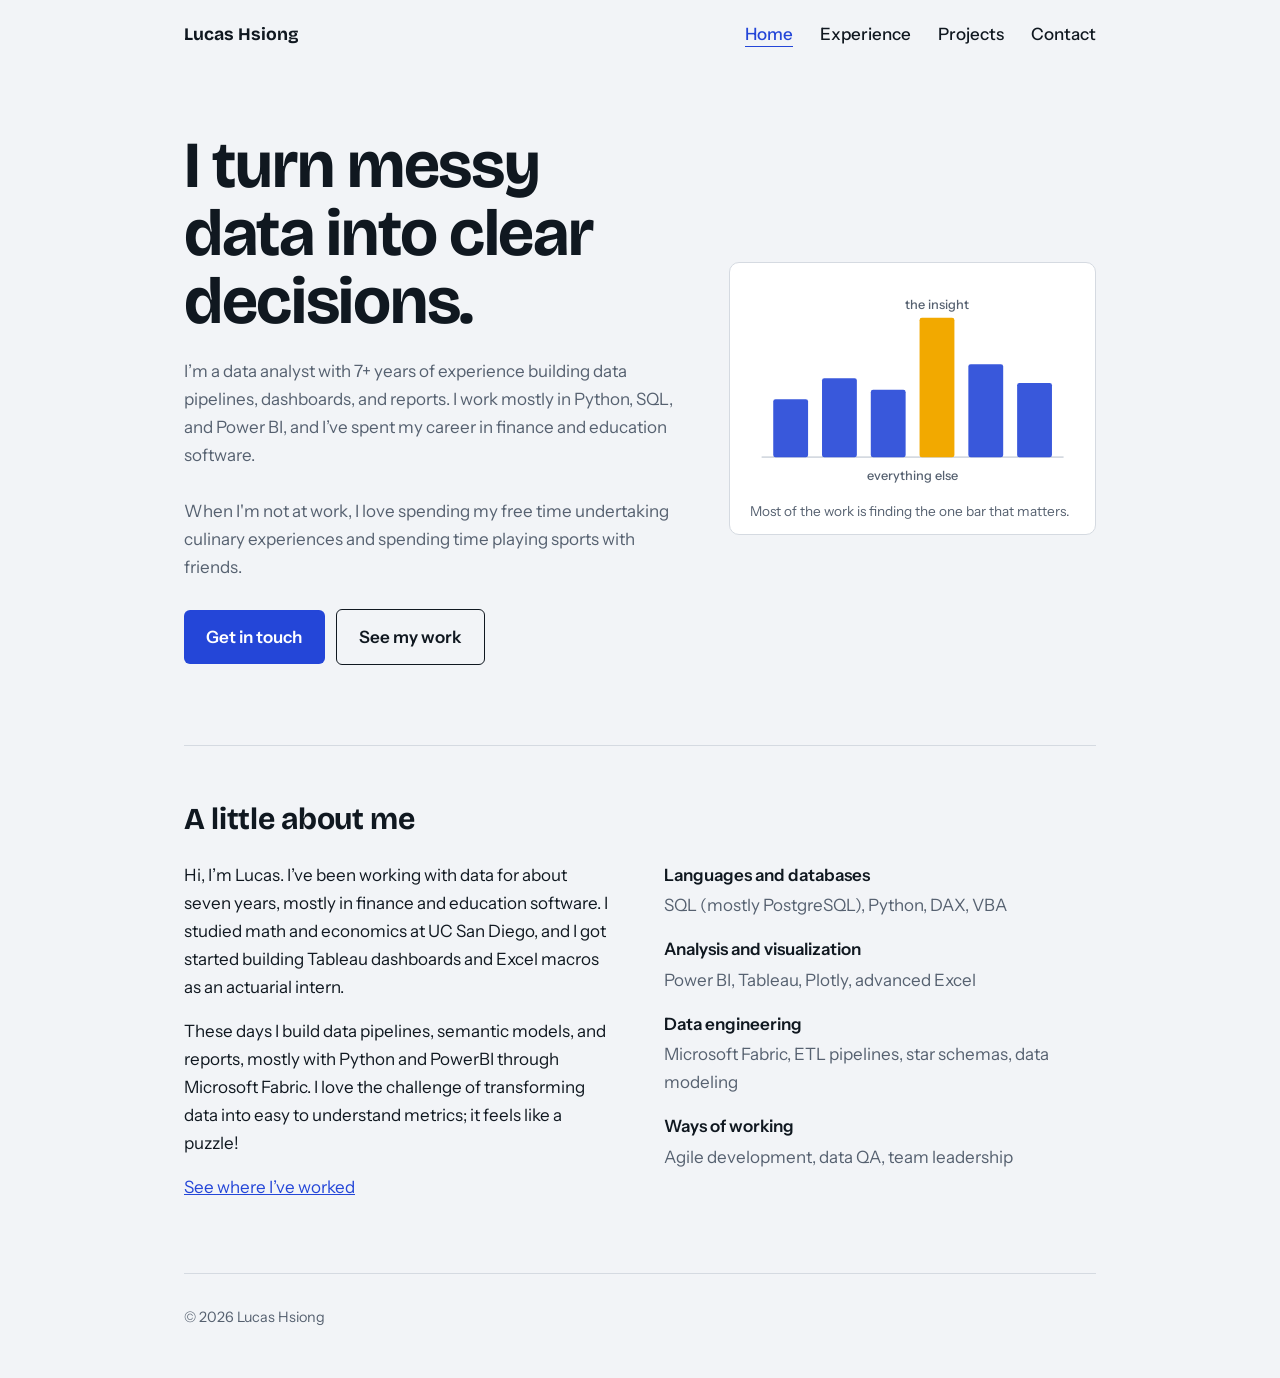
<file: index.html>
<!DOCTYPE html>
<html lang="en">
<head>
<meta charset="utf-8">
<meta name="viewport" content="width=device-width, initial-scale=1">
<title>Lucas Hsiong | Data Analyst</title>
<meta name="description" content="Lucas Hsiong is a data analyst with 7+ years of experience in data pipelines, dashboards, and reporting.">
<link rel="preconnect" href="https://fonts.googleapis.com">
<link rel="preconnect" href="https://fonts.gstatic.com" crossorigin>
<link href="https://fonts.googleapis.com/css2?family=Bricolage+Grotesque:opsz,wght@12..96,500;12..96,700&family=Instrument+Sans:wght@400;500;600&display=swap" rel="stylesheet">
<link rel="stylesheet" href="style.css">
</head>
<body>
<div class="wrap">
  <header class="top">
    <strong><a href="./">Lucas Hsiong</a></strong>
    <nav aria-label="Main">
      <a href="./" aria-current="page">Home</a>
      <a href="experience/">Experience</a>
      <a href="projects/">Projects</a>
      <a href="contact/">Contact</a>
    </nav>
  </header>

  <main>
    <div class="hero">
      <div>
        <h1>I turn messy data into clear decisions.</h1>
        <p>I’m a data analyst with 7+ years of experience building data pipelines, dashboards, and reports. I work mostly in Python, SQL, and Power BI, and I’ve spent my career in finance and education software.</p>
        <p>When I'm not at work, I love spending my free time undertaking culinary experiences and spending time playing sports with friends.</p>
        <a class="btn" href="contact/">Get in touch</a>
        <a class="btn alt" href="experience/">See my work</a>
      </div>
      <figure class="chart" style="margin:0">
        <svg viewBox="0 0 280 180" role="img" aria-label="Bar chart with one highlighted bar">
          <line class="base" x1="10" y1="150" x2="270" y2="150"/>
          <rect class="bar" x="20" y="100" width="30" height="50" rx="2" style="animation-delay:.05s"/>
          <rect class="bar" x="62" y="82" width="30" height="68" rx="2" style="animation-delay:.12s"/>
          <rect class="bar" x="104" y="92" width="30" height="58" rx="2" style="animation-delay:.19s"/>
          <rect class="bar hl" x="146" y="30" width="30" height="120" rx="2" style="animation-delay:.26s"/>
          <rect class="bar" x="188" y="70" width="30" height="80" rx="2" style="animation-delay:.33s"/>
          <rect class="bar" x="230" y="86" width="30" height="64" rx="2" style="animation-delay:.4s"/>
          <text x="161" y="22" text-anchor="middle">the insight</text>
          <text x="140" y="170" text-anchor="middle">everything else</text>
        </svg>
        <figcaption>Most of the work is finding the one bar that matters.</figcaption>
      </figure>
    </div>

    <section id="about" aria-labelledby="about-h">
      <h2 id="about-h">A little about me</h2>
      <div class="about">
        <div>
          <p>Hi, I’m Lucas. I’ve been working with data for about seven years, mostly in finance and education software. I studied math and economics at UC San Diego, and I got started building Tableau dashboards and Excel macros as an actuarial intern.</p>
          <p>These days I build data pipelines, semantic models, and reports, mostly with Python and PowerBI through Microsoft Fabric. I love the challenge of transforming data into easy to understand metrics; it feels like a puzzle!</p>
          <p class="next"><a href="experience/">See where I’ve worked</a></p>
        </div>
        <dl>
          <dt>Languages and databases</dt>
          <dd>SQL (mostly PostgreSQL), Python, DAX, VBA</dd>
          <dt>Analysis and visualization</dt>
          <dd>Power BI, Tableau, Plotly, advanced Excel</dd>
          <dt>Data engineering</dt>
          <dd>Microsoft Fabric, ETL pipelines, star schemas, data modeling</dd>
          <dt>Ways of working</dt>
          <dd>Agile development, data QA, team leadership</dd>
        </dl>
      </div>
    </section>
  </main>

  <footer>© <span id="yr">2026</span> Lucas Hsiong</footer>
</div>
<script>document.getElementById('yr').textContent=new Date().getFullYear()</script>
</body>
</html>
</file>
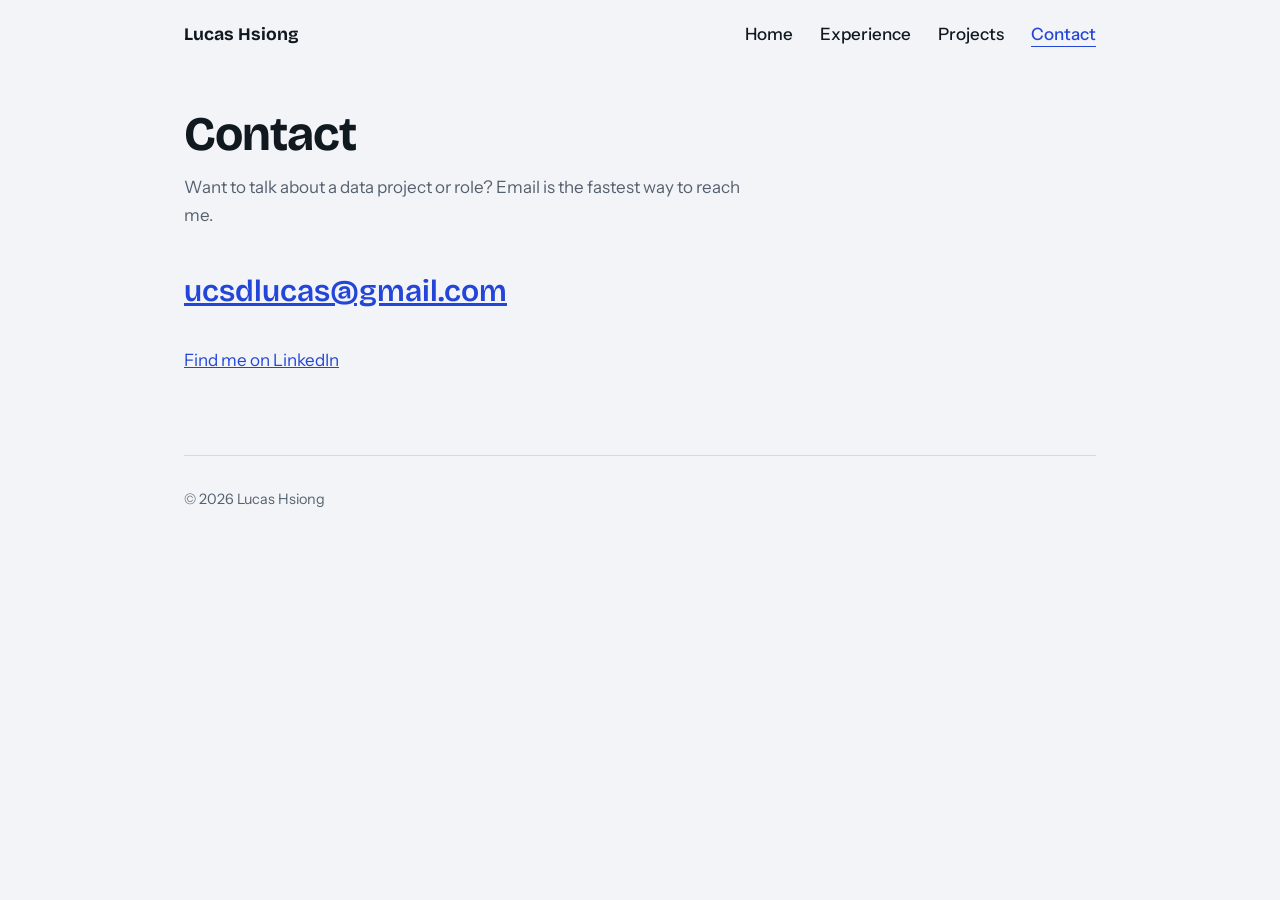
<file: Contact/index.html>
<!DOCTYPE html>
<html lang="en">
<head>
<meta charset="utf-8">
<meta name="viewport" content="width=device-width, initial-scale=1">
<title>Contact | Lucas Hsiong</title>
<meta name="description" content="How to get in touch with Lucas Hsiong.">
<link rel="preconnect" href="https://fonts.googleapis.com">
<link rel="preconnect" href="https://fonts.gstatic.com" crossorigin>
<link href="https://fonts.googleapis.com/css2?family=Bricolage+Grotesque:opsz,wght@12..96,500;12..96,700&family=Instrument+Sans:wght@400;500;600&display=swap" rel="stylesheet">
<link rel="stylesheet" href="../style.css">
</head>
<body>
<div class="wrap">
  <header class="top">
    <strong><a href="../">Lucas Hsiong</a></strong>
    <nav aria-label="Main">
      <a href="../">Home</a>
      <a href="../experience/">Experience</a>
      <a href="../projects/">Projects</a>
      <a href="../contact/" aria-current="page">Contact</a>
    </nav>
  </header>

  <main class="page">
    <h1>Contact</h1>
    <p class="lede">Want to talk about a data project or role? Email is the fastest way to reach me.</p>
    <a class="big-email" href="mailto:ucsdlucas@gmail.com">ucsdlucas@gmail.com</a>
    <p class="links"><a href="https://www.linkedin.com/in/lucas-hsiong">Find me on LinkedIn</a></p>
  </main>

  <footer>© <span id="yr">2026</span> Lucas Hsiong</footer>
</div>
<script>document.getElementById('yr').textContent=new Date().getFullYear()</script>
</body>
</html>
</file>
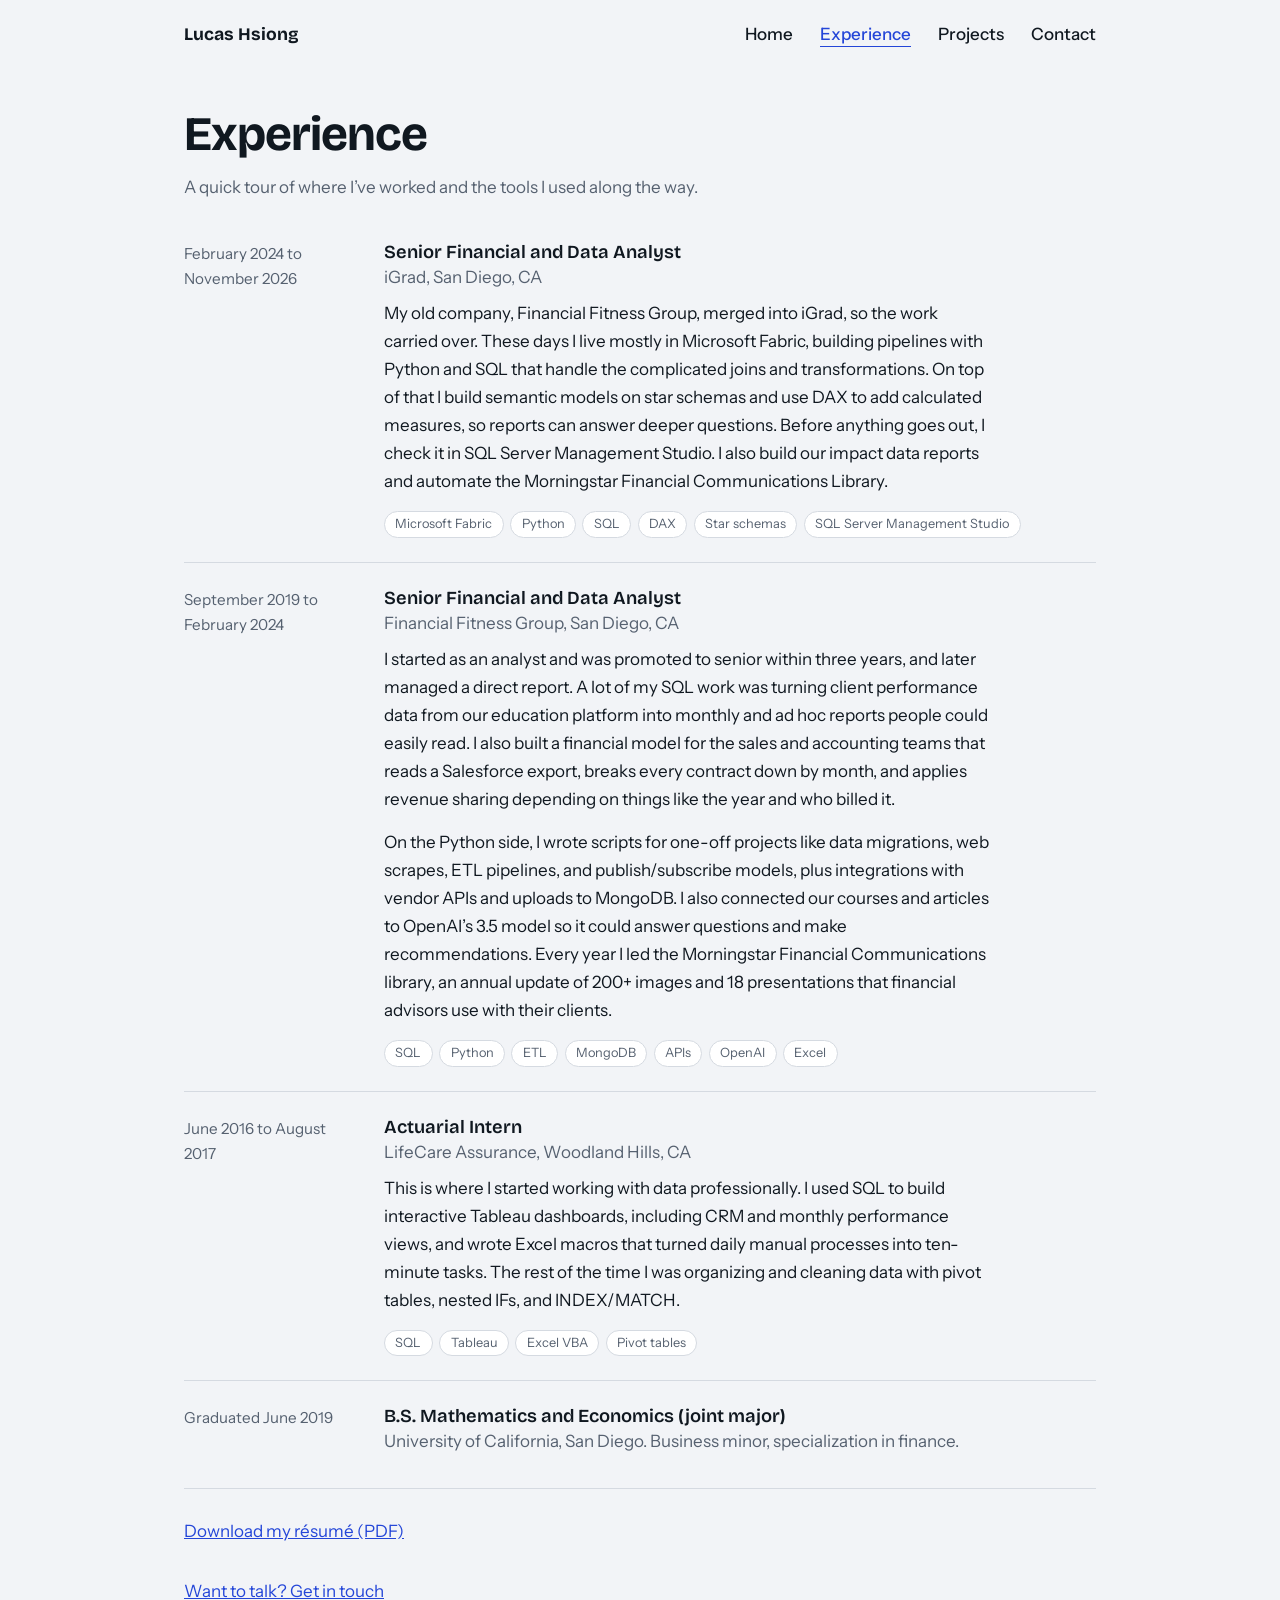
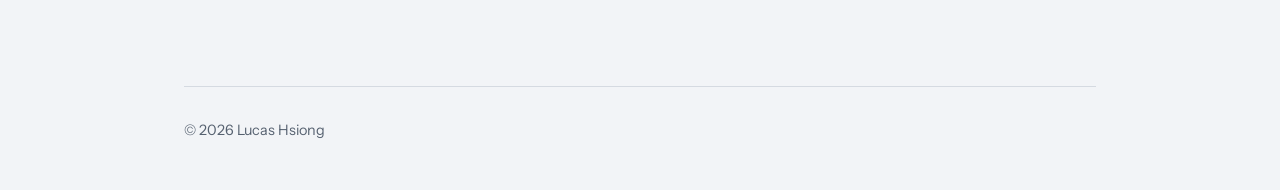
<file: Experience/index.html>
<!DOCTYPE html>
<html lang="en">
<head>
<meta charset="utf-8">
<meta name="viewport" content="width=device-width, initial-scale=1">
<title>Experience | Lucas Hsiong</title>
<meta name="description" content="Where Lucas has worked and the data tools he used there.">
<link rel="preconnect" href="https://fonts.googleapis.com">
<link rel="preconnect" href="https://fonts.gstatic.com" crossorigin>
<link href="https://fonts.googleapis.com/css2?family=Bricolage+Grotesque:opsz,wght@12..96,500;12..96,700&family=Instrument+Sans:wght@400;500;600&display=swap" rel="stylesheet">
<link rel="stylesheet" href="../style.css">
</head>
<body>
<div class="wrap">
  <header class="top">
    <strong><a href="../">Lucas Hsiong</a></strong>
    <nav aria-label="Main">
      <a href="../">Home</a>
      <a href="../experience/" aria-current="page">Experience</a>
      <a href="../projects/">Projects</a>
      <a href="../contact/">Contact</a>
    </nav>
  </header>

  <main class="page">
    <h1>Experience</h1>
    <p class="lede">A quick tour of where I’ve worked and the tools I used along the way.</p>

      <div class="job">
        <time>February 2024 to November 2026</time>
        <div>
          <h3>Senior Financial and Data Analyst</h3>
          <p class="org">iGrad, San Diego, CA</p>
          <p class="story">My old company, Financial Fitness Group, merged into iGrad, so the work carried over. These days I live mostly in Microsoft Fabric, building pipelines with Python and SQL that handle the complicated joins and transformations. On top of that I build semantic models on star schemas and use DAX to add calculated measures, so reports can answer deeper questions. Before anything goes out, I check it in SQL Server Management Studio. I also build our impact data reports and automate the Morningstar Financial Communications Library.</p>
          <ul class="tags" aria-label="Tools used"><li>Microsoft Fabric</li><li>Python</li><li>SQL</li><li>DAX</li><li>Star schemas</li><li>SQL Server Management Studio</li></ul>
        </div>
      </div>

      <div class="job">
        <time>September 2019 to February 2024</time>
        <div>
          <h3>Senior Financial and Data Analyst</h3>
          <p class="org">Financial Fitness Group, San Diego, CA</p>
          <p class="story">I started as an analyst and was promoted to senior within three years, and later managed a direct report. A lot of my SQL work was turning client performance data from our education platform into monthly and ad hoc reports people could easily read. I also built a financial model for the sales and accounting teams that reads a Salesforce export, breaks every contract down by month, and applies revenue sharing depending on things like the year and who billed it.</p>
          <p class="story">On the Python side, I wrote scripts for one-off projects like data migrations, web scrapes, ETL pipelines, and publish/subscribe models, plus integrations with vendor APIs and uploads to MongoDB. I also connected our courses and articles to OpenAI’s 3.5 model so it could answer questions and make recommendations. Every year I led the Morningstar Financial Communications library, an annual update of 200+ images and 18 presentations that financial advisors use with their clients.</p>
          <ul class="tags" aria-label="Tools used"><li>SQL</li><li>Python</li><li>ETL</li><li>MongoDB</li><li>APIs</li><li>OpenAI</li><li>Excel</li></ul>
        </div>
      </div>

      <div class="job">
        <time>June 2016 to August 2017</time>
        <div>
          <h3>Actuarial Intern</h3>
          <p class="org">LifeCare Assurance, Woodland Hills, CA</p>
          <p class="story">This is where I started working with data professionally. I used SQL to build interactive Tableau dashboards, including CRM and monthly performance views, and wrote Excel macros that turned daily manual processes into ten-minute tasks. The rest of the time I was organizing and cleaning data with pivot tables, nested IFs, and INDEX/MATCH.</p>
          <ul class="tags" aria-label="Tools used"><li>SQL</li><li>Tableau</li><li>Excel VBA</li><li>Pivot tables</li></ul>
        </div>
      </div>

      <div class="job">
        <time>Graduated June 2019</time>
        <div>
          <h3>B.S. Mathematics and Economics (joint major)</h3>
          <p class="org">University of California, San Diego. Business minor, specialization in finance.</p>
        </div>
      </div>

      <p class="cv"><a href="../resume.pdf">Download my résumé (PDF)</a></p>
      <p class="next"><a href="../contact/">Want to talk? Get in touch</a></p>
  </main>

  <footer>© <span id="yr">2026</span> Lucas Hsiong</footer>
</div>
<script>document.getElementById('yr').textContent=new Date().getFullYear()</script>
</body>
</html>
</file>
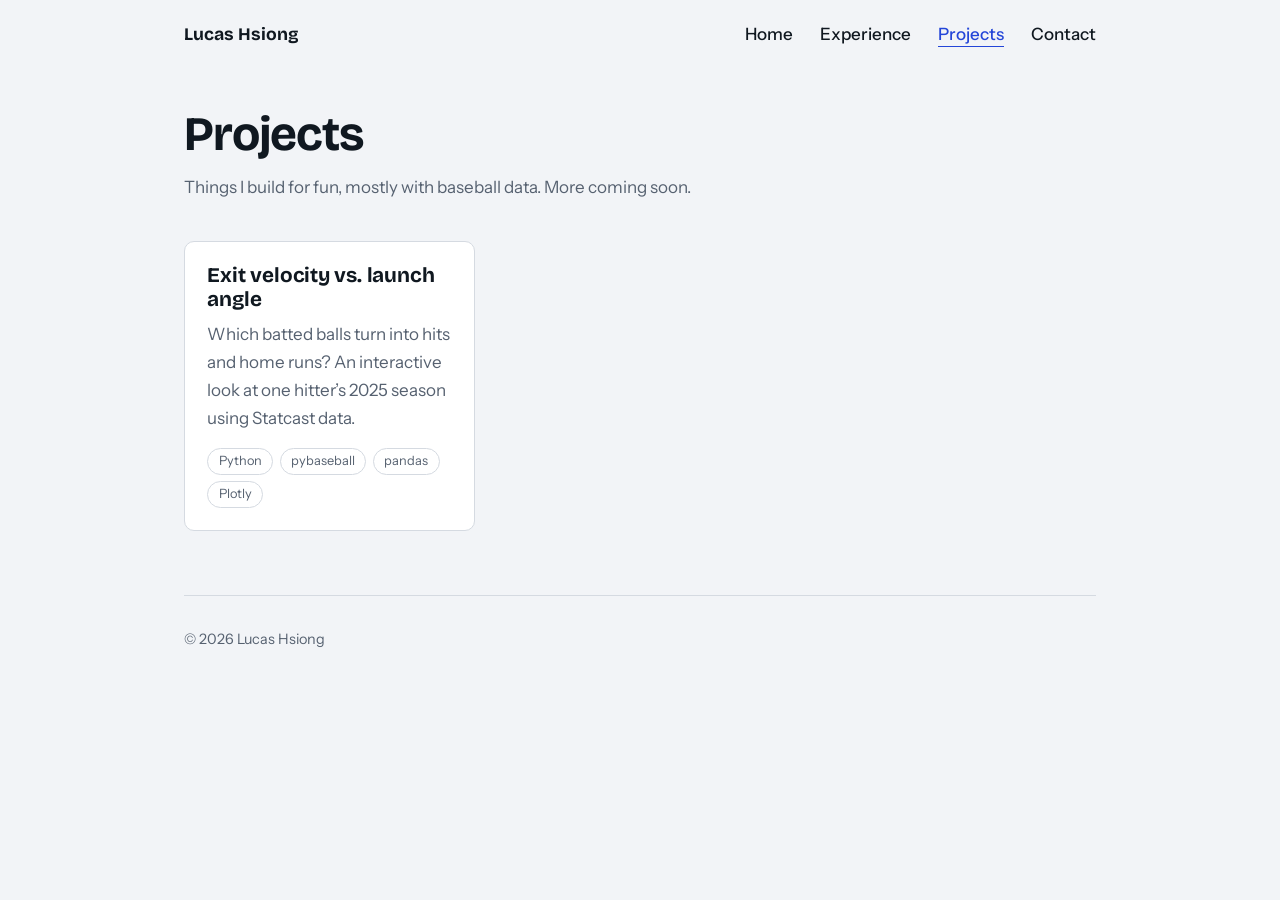
<file: projects/index.html>
<!DOCTYPE html>
<html lang="en">
<head>
<meta charset="utf-8">
<meta name="viewport" content="width=device-width, initial-scale=1">
<title>Projects | Lucas Hsiong</title>
<meta name="description" content="An evergrowing set of data projects by Lucas, mostly sports analytics built with Python.">
<link rel="preconnect" href="https://fonts.googleapis.com">
<link rel="preconnect" href="https://fonts.gstatic.com" crossorigin>
<link href="https://fonts.googleapis.com/css2?family=Bricolage+Grotesque:opsz,wght@12..96,500;12..96,700&family=Instrument+Sans:wght@400;500;600&display=swap" rel="stylesheet">
<link rel="stylesheet" href="../style.css">
</head>
<body>
<div class="wrap">
  <header class="top">
    <strong><a href="../">Lucas Hsiong</a></strong>
    <nav aria-label="Main">
      <a href="../">Home</a>
      <a href="../experience/">Experience</a>
      <a href="../projects/" aria-current="page">Projects</a>
      <a href="../contact/">Contact</a>
    </nav>
  </header>

  <main class="page">
    <h1>Projects</h1>
    <p class="lede">Things I build for fun, mostly with baseball data. More coming soon.</p>
    <div class="cards">
      <article class="card">
        <h2><a href="exit-velocity/">Exit velocity vs. launch angle</a></h2>
        <p>Which batted balls turn into hits and home runs? An interactive look at one hitter’s 2025 season using Statcast data.</p>
        <ul class="tags" aria-label="Tools used"><li>Python</li><li>pybaseball</li><li>pandas</li><li>Plotly</li></ul>
      </article>
    </div>
  </main>

  <footer>© <span id="yr">2026</span> Lucas Hsiong</footer>
</div>
<script>document.getElementById('yr').textContent=new Date().getFullYear()</script>
</body>
</html>
</file>
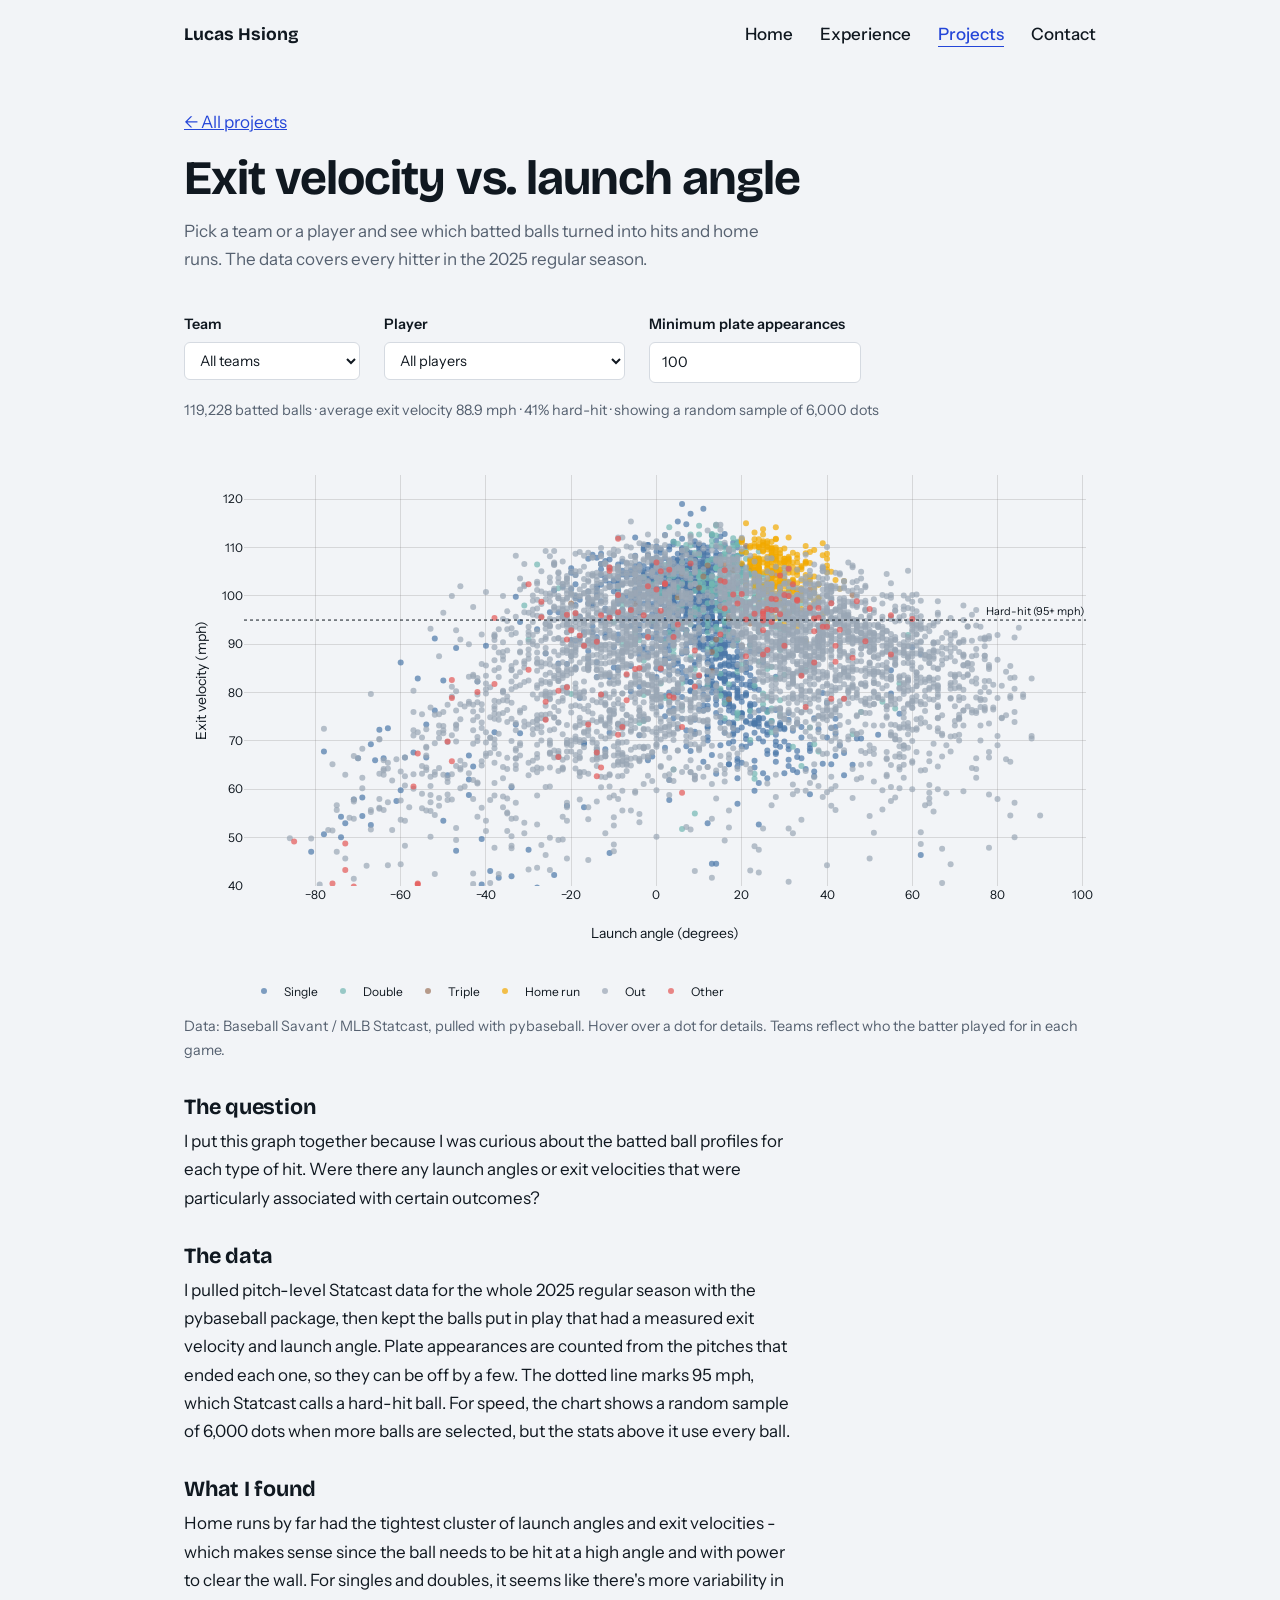
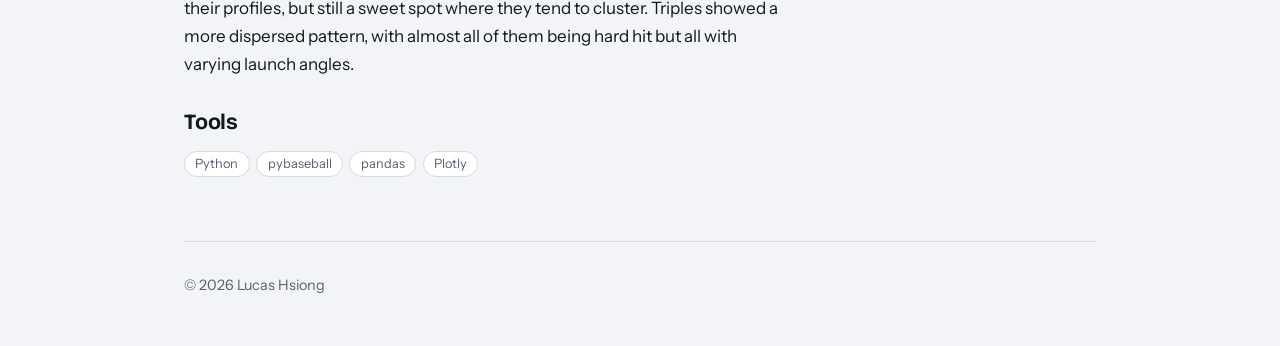
<file: projects/exit-velocity/index.html>
<!DOCTYPE html>
<html lang="en">
<head>
<meta charset="utf-8">
<meta name="viewport" content="width=device-width, initial-scale=1">
<title>Exit velocity vs. launch angle | Lucas Hsiong</title>
<meta name="description" content="An interactive chart of exit velocity and launch angle for one hitter, built with Python and Statcast data.">
<link rel="preconnect" href="https://fonts.googleapis.com">
<link rel="preconnect" href="https://fonts.gstatic.com" crossorigin>
<link href="https://fonts.googleapis.com/css2?family=Bricolage+Grotesque:opsz,wght@12..96,500;12..96,700&family=Instrument+Sans:wght@400;500;600&display=swap" rel="stylesheet">
<link rel="stylesheet" href="../../style.css">
<style>
.filters{display:flex;flex-wrap:wrap;gap:1rem 1.5rem;margin:0 0 1rem}
.filters label{display:flex;flex-direction:column;gap:.3rem;font-size:.9rem;font-weight:600}
.filters select,.filters input{font:inherit;font-weight:400;padding:.5rem .7rem;min-width:11rem;border:1px solid var(--line);border-radius:6px;background:var(--surface);color:var(--ink)}
#chart{width:100%;height:560px}
</style>
</head>
<body>
<div class="wrap">
  <header class="top">
    <strong><a href="../../">Lucas Hsiong</a></strong>
    <nav aria-label="Main">
      <a href="../../">Home</a>
      <a href="../../experience/">Experience</a>
      <a href="../../projects/" aria-current="page">Projects</a>
      <a href="../../contact/">Contact</a>
    </nav>
  </header>

  <main class="page">
    <p class="next" style="margin:0 0 1rem"><a href="../">← All projects</a></p>
    <h1>Exit velocity vs. launch angle</h1>
    <p class="lede">Pick a team or a player and see which batted balls turned into hits and home runs. The data covers every hitter in the 2025 regular season.</p>

    <div class="filters">
      <label>Team <select id="f-team"><option value="">All teams</option></select></label>
      <label>Player <select id="f-player"><option value="">All players</option></select></label>
      <label>Minimum plate appearances <input id="f-pa" type="number" min="0" step="10" value="100"></label>
    </div>
    <p id="summary" class="source" aria-live="polite">Loading data…</p>
    <div id="chart" role="img" aria-label="Scatter plot of exit velocity versus launch angle for the selected batted balls"></div>
    <p class="source">Data: Baseball Savant / MLB Statcast, pulled with pybaseball. Hover over a dot for details. Teams reflect who the batter played for in each game.</p>

    <div class="story-block">
      <h2>The question</h2>
      <p>I put this graph together because I was curious about the batted ball profiles for each type of hit. Were there any launch angles or exit velocities that were particularly associated with certain outcomes?</p>

      <h2>The data</h2>
      <p>I pulled pitch-level Statcast data for the whole 2025 regular season with the pybaseball package, then kept the balls put in play that had a measured exit velocity and launch angle. Plate appearances are counted from the pitches that ended each one, so they can be off by a few. The dotted line marks 95 mph, which Statcast calls a hard-hit ball. For speed, the chart shows a random sample of 6,000 dots when more balls are selected, but the stats above it use every ball.</p>

      <h2>What I found</h2>
      <p>Home runs by far had the tightest cluster of launch angles and exit velocities - which makes sense since the ball needs to be hit at a high angle and with power to clear the wall. For singles and doubles, it seems like there's more variability in their profiles, but still a sweet spot where they tend to cluster. Triples showed a more dispersed pattern, with almost all of them being hard hit but all with varying launch angles.</p>

      <h2>Tools</h2>
      <ul class="tags" aria-label="Tools used"><li>Python</li><li>pybaseball</li><li>pandas</li><li>Plotly</li></ul>
    </div>
  </main>

  <footer>© <span id="yr">2026</span> Lucas Hsiong</footer>
</div>
<script>document.getElementById('yr').textContent=new Date().getFullYear()</script>
<script src="https://cdn.plot.ly/plotly-2.35.2.min.js"></script>
<script>
(async function () {
  const el = id => document.getElementById(id);
  let D;
  try {
    const r = await fetch('data.json');
    if (!r.ok) throw new Error(r.status);
    D = await r.json();
  } catch (e) {
    el('summary').textContent = 'Could not load the data file (data.json).';
    return;
  }
  const COLORS = ['#4C78A8', '#72B7B2', '#9D755D', '#F2A900', '#9aa6b5', '#E45756'];
  const MAX = 6000, n = D.ev.length;
  const names = D.players.map(p => p[0]), pas = D.players.map(p => p[1]);

  D.teams.forEach((t, i) => {
    const o = document.createElement('option'); o.value = i; o.textContent = t; el('f-team').appendChild(o);
  });
  const teamPlayers = D.teams.map(() => new Set());
  for (let i = 0; i < n; i++) teamPlayers[D.t[i]].add(D.p[i]);

  // The player list only shows hitters who match the team and minimum plate appearances
  function fillPlayers() {
    const team = el('f-team').value, minPA = +el('f-pa').value || 0, sel = el('f-player'), prev = sel.value;
    sel.length = 1;
    names.forEach((nm, i) => {
      if (pas[i] < minPA) return;
      if (team !== '' && !teamPlayers[+team].has(i)) return;
      const o = document.createElement('option'); o.value = i; o.textContent = nm; sel.appendChild(o);
    });
    sel.value = [...sel.options].some(o => o.value === prev) ? prev : '';
  }

  function update() {
    const team = el('f-team').value, minPA = +el('f-pa').value || 0;
    const pl = el('f-player').value;
    const idx = [];
    for (let i = 0; i < n; i++) {
      const p = D.p[i];
      if (team !== '' && D.t[i] !== +team) continue;
      if (pas[p] < minPA) continue;
      if (pl !== '' && p !== +pl) continue;
      idx.push(i);
    }
    if (!idx.length) {
      el('summary').textContent = 'No batted balls match these filters. Try a lower minimum plate appearances.';
      Plotly.purge('chart'); return;
    }
    let sum = 0, hard = 0;
    idx.forEach(i => { sum += D.ev[i]; if (D.ev[i] >= 95) hard++; });
    let pick = idx;
    if (idx.length > MAX) {
      pick = idx.slice();
      for (let i = 0; i < MAX; i++) {
        const j = i + Math.floor(Math.random() * (pick.length - i));
        [pick[i], pick[j]] = [pick[j], pick[i]];
      }
      pick = pick.slice(0, MAX);
    }
    el('summary').textContent = idx.length.toLocaleString() + ' batted balls · average exit velocity ' +
      (sum / idx.length).toFixed(1) + ' mph · ' + Math.round(100 * hard / idx.length) + '% hard-hit' +
      (idx.length > MAX ? ' · showing a random sample of ' + MAX.toLocaleString() + ' dots' : '');

    const traces = D.results.map((r, k) => ({
      x: [], y: [], text: [], name: r, type: 'scatter', mode: 'markers',
      marker: { color: COLORS[k], size: 6, opacity: 0.7 },
      hovertemplate: '%{text}<br>%{y} mph at %{x}°<extra>' + r + '</extra>'
    }));
    pick.forEach(i => {
      const t = traces[D.res[i]];
      t.x.push(D.la[i]); t.y.push(D.ev[i]); t.text.push(names[D.p[i]]);
    });
    const fg = getComputedStyle(document.body).color, grid = 'rgba(128,128,128,.25)';
    Plotly.react('chart', traces, {
      paper_bgcolor: 'rgba(0,0,0,0)', plot_bgcolor: 'rgba(0,0,0,0)',
      font: { color: fg, family: 'Instrument Sans, Arial, sans-serif' },
      margin: { t: 20, r: 10, b: 55, l: 60 },
      xaxis: { title: 'Launch angle (degrees)', gridcolor: grid, zeroline: false },
      yaxis: { title: 'Exit velocity (mph)', gridcolor: grid, range: [40, 125] },
      legend: { orientation: 'h', y: -0.22 },
      shapes: [{ type: 'line', xref: 'paper', x0: 0, x1: 1, y0: 95, y1: 95, line: { dash: 'dot', color: fg, width: 1 } }],
      annotations: [{ xref: 'paper', x: 1, y: 95, text: 'Hard-hit (95+ mph)', showarrow: false, yanchor: 'bottom', xanchor: 'right', font: { size: 11 } }]
    }, { responsive: true, displaylogo: false });
  }
  ['f-team', 'f-pa'].forEach(id => el(id).addEventListener('input', () => { fillPlayers(); update(); }));
  el('f-player').addEventListener('change', update);
  fillPlayers();
  update();
})();
</script>
</body>
</html>
</file>
<file: style.css>
:root{
  --bg:#f2f4f7; --surface:#ffffff; --ink:#101820; --muted:#566170;
  --line:#d5dae1; --accent:#2446d8; --hl:#f2a900;
  --head:"Bricolage Grotesque","Helvetica Neue",Arial,sans-serif;
  --body:"Instrument Sans","Helvetica Neue",Arial,sans-serif;
}
@media (prefers-color-scheme:dark){
  :root{--bg:#0e141b; --surface:#151d27; --ink:#eaeef3; --muted:#9aa6b5; --line:#2a3542; --accent:#7f9bff; --hl:#f2b52c;}
}
*{box-sizing:border-box}
html{scroll-behavior:smooth}
body{margin:0;background:var(--bg);color:var(--ink);font:400 1.0625rem/1.65 var(--body)}
a{color:var(--accent)}
:focus-visible{outline:3px solid var(--accent);outline-offset:3px;border-radius:2px}
.wrap{max-width:960px;margin:0 auto;padding:0 1.5rem}
header.top{display:flex;justify-content:space-between;align-items:center;padding:1.25rem 0}
header.top strong{font:700 1.1rem var(--head)}
nav a{margin-left:1.5rem;color:var(--ink);text-decoration:none;font-weight:500}
nav a:hover{color:var(--accent);text-decoration:underline}

.hero{display:grid;grid-template-columns:1.15fr .85fr;gap:3rem;align-items:center;padding:4rem 0 5rem}
.hero h1{font:700 clamp(2.4rem,6vw,4.1rem)/1.04 var(--head);letter-spacing:-.02em;margin:0 0 1.25rem}
.hero p{color:var(--muted);max-width:34rem;margin:0 0 1.75rem}
.btn{display:inline-block;padding:.8rem 1.4rem;border-radius:6px;font-weight:600;text-decoration:none;background:var(--accent);color:#fff}
.btn.alt{background:transparent;color:var(--ink);border:1.5px solid var(--ink);margin-left:.5rem}
@media (prefers-color-scheme:dark){.btn{color:#0e141b}}

.chart{background:var(--surface);border:1px solid var(--line);border-radius:10px;padding:1.25rem 1.25rem .75rem}
.chart svg{width:100%;height:auto;display:block}
.chart .bar{fill:var(--accent);opacity:.9;transform-origin:bottom;transform-box:fill-box;animation:grow .9s cubic-bezier(.2,.7,.2,1) backwards}
.chart .bar.hl{fill:var(--hl);opacity:1}
.chart text{fill:var(--muted);font:500 11px var(--body)}
.chart .base{stroke:var(--line);stroke-width:1.5}
.chart figcaption{font-size:.85rem;color:var(--muted);margin-top:.5rem}
@keyframes grow{from{transform:scaleY(0)}}
@media (prefers-reduced-motion:reduce){.chart .bar{animation:none}html{scroll-behavior:auto}}

section{padding:3.5rem 0;border-top:1px solid var(--line)}
h2{font:700 1.9rem/1.15 var(--head);letter-spacing:-.01em;margin:0 0 1.5rem}
.about{display:grid;grid-template-columns:1fr 1fr;gap:3rem}
.about p{margin:0 0 1rem;max-width:34rem}
dl{margin:0}
dt{font-weight:600;margin-top:1rem}
dt:first-child{margin-top:0}
dd{margin:.15rem 0 0;color:var(--muted)}

.job{display:grid;grid-template-columns:11rem 1fr;gap:1.5rem;padding:1.5rem 0;border-bottom:1px solid var(--line)}
.job:first-of-type{padding-top:0}
.job time{color:var(--muted);font-size:.95rem}
.job h3{font:600 1.15rem var(--head);margin:0}
.job .org{color:var(--muted);margin:0 0 .5rem}
.job ul{margin:0;padding-left:1.1rem}
.job li{margin-bottom:.3rem;max-width:38rem}
.job p.story{margin:0 0 .9rem;max-width:38rem}
.job .tags{list-style:none;padding:0;margin:1rem 0 0;display:flex;flex-wrap:wrap;gap:.4rem}
.job .tags li{font-size:.8rem;line-height:1.3;padding:.25rem .65rem;border:1px solid var(--line);border-radius:999px;background:var(--surface);color:var(--muted);margin:0}
.cv{margin-top:1.75rem}

.contact p{max-width:34rem;margin:0 0 1.25rem}
.contact .links a{margin-right:1.5rem;font-weight:500}
footer{padding:2rem 0 3rem;color:var(--muted);font-size:.9rem;border-top:1px solid var(--line)}

@media (max-width:760px){
  .hero,.about{grid-template-columns:1fr;gap:2rem}
  .hero{padding:2.5rem 0 3.5rem}
  .job{grid-template-columns:1fr;gap:.25rem}
  nav a{margin-left:1rem}
  .btn.alt{margin:.5rem 0 0}
}

nav a[aria-current="page"]{color:var(--accent);text-decoration:underline;text-underline-offset:.35em}
header.top strong a{color:inherit;text-decoration:none}
.page{padding:2.5rem 0 4rem}
.page h1{font:700 clamp(2rem,5vw,3rem)/1.1 var(--head);letter-spacing:-.02em;margin:0 0 .75rem}
.lede{color:var(--muted);max-width:36rem;margin:0 0 2.5rem}
.next{margin-top:2rem}
.big-email{display:inline-block;font:600 clamp(1.3rem,4vw,1.9rem) var(--head);margin:.25rem 0 1.25rem;word-break:break-all}


ul.tags{list-style:none;padding:0;margin:1rem 0 0;display:flex;flex-wrap:wrap;gap:.4rem}
ul.tags li{font-size:.8rem;line-height:1.3;padding:.25rem .65rem;border:1px solid var(--line);border-radius:999px;background:var(--surface);color:var(--muted);margin:0}
.cards{display:grid;grid-template-columns:repeat(auto-fill,minmax(260px,1fr));gap:1.25rem}
.card{background:var(--surface);border:1px solid var(--line);border-radius:10px;padding:1.4rem;display:flex;flex-direction:column}
.card h2{font-size:1.3rem;margin:0 0 .5rem}
.card h2 a{color:var(--ink);text-decoration:none}
.card h2 a:hover{color:var(--accent);text-decoration:underline}
.card p{margin:0;color:var(--muted)}
.chart-frame{width:100%;height:520px;border:1px solid var(--line);border-radius:10px;background:#fff;margin:0 0 .5rem}
.source{font-size:.9rem;color:var(--muted);margin:0 0 2rem}
.story-block{max-width:38rem}
.story-block h2{font-size:1.35rem;margin:2rem 0 .5rem}
.story-block p{margin:0 0 1rem}
</file>
